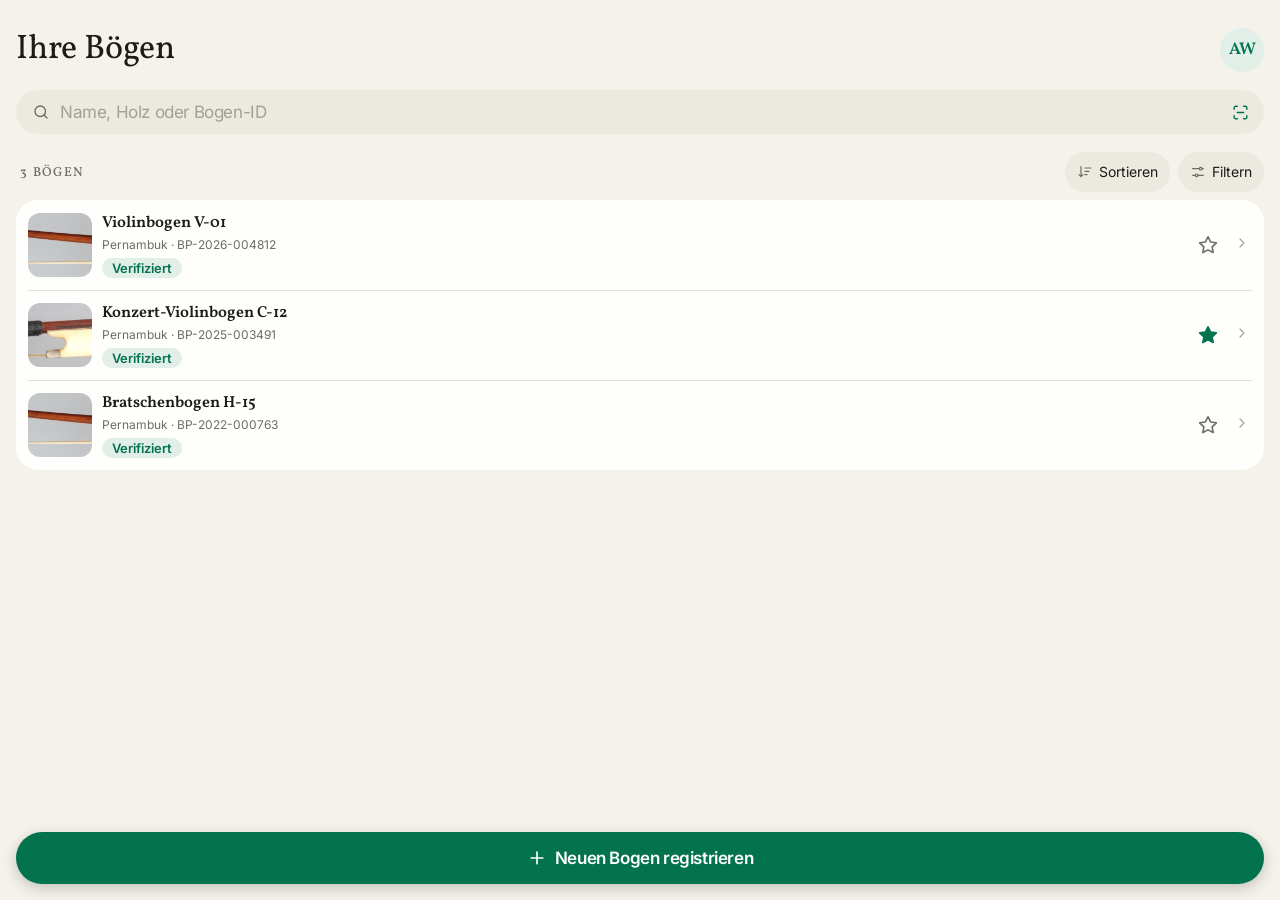
<file: index.html>
<!doctype html>
<html lang="de">
  <head>
    <meta charset="utf-8" />
    <meta
      name="viewport"
      content="width=device-width, initial-scale=1, viewport-fit=cover"
    />
    <meta name="theme-color" content="#f4f2eb" />
    <title>BogenPass</title>
    <link rel="stylesheet" href="./fonts.css" />
    <link rel="stylesheet" href="./style.css" />
    <!-- Die Skripte werden auch über file:// in dieser Reihenfolge ausgeführt. -->
    <script defer src="./data.js"></script>
    <script defer src="./components.js"></script>
    <script defer src="./bow-list.js"></script>
    <script defer src="./onboarding.js"></script>
    <script defer src="./passes.js"></script>
    <script defer src="./profile.js"></script>
    <script defer src="./control.js"></script>
    <script defer src="./workshop.js"></script>
    <script defer src="./overlays.js"></script>
    <script defer src="./app.js"></script>
  </head>
  <body>
    <main id="view"></main>
    <div id="ov"></div>
    <div id="toast" class="toast" role="status"></div>
  </body>
</html>
</file>
<file: fonts.css>
@font-face {
  font-family: "Inter";
  font-style: normal;
  font-weight: 400;
  font-display: swap;
  src: url("./assets/fonts/inter.woff2") format("woff2");
  unicode-range:
    U+0000-00FF, U+0131, U+0152-0153, U+02BB-02BC, U+02C6, U+02DA, U+02DC,
    U+0304, U+0308, U+0329, U+2000-206F, U+20AC, U+2122, U+2191, U+2193, U+2212,
    U+2215, U+FEFF, U+FFFD;
}

@font-face {
  font-family: "Inter";
  font-style: normal;
  font-weight: 600;
  font-display: swap;
  src: url("./assets/fonts/inter.woff2") format("woff2");
  unicode-range:
    U+0000-00FF, U+0131, U+0152-0153, U+02BB-02BC, U+02C6, U+02DA, U+02DC,
    U+0304, U+0308, U+0329, U+2000-206F, U+20AC, U+2122, U+2191, U+2193, U+2212,
    U+2215, U+FEFF, U+FFFD;
}

@font-face {
  font-family: "Vollkorn";
  font-style: italic;
  font-weight: 400;
  font-display: swap;
  src: url("./assets/fonts/vollkorn-italic.woff2") format("woff2");
  unicode-range:
    U+0000-00FF, U+0131, U+0152-0153, U+02BB-02BC, U+02C6, U+02DA, U+02DC,
    U+0304, U+0308, U+0329, U+2000-206F, U+20AC, U+2122, U+2191, U+2193, U+2212,
    U+2215, U+FEFF, U+FFFD;
}

@font-face {
  font-family: "Vollkorn";
  font-style: normal;
  font-weight: 400;
  font-display: swap;
  src: url("./assets/fonts/vollkorn.woff2") format("woff2");
  unicode-range:
    U+0000-00FF, U+0131, U+0152-0153, U+02BB-02BC, U+02C6, U+02DA, U+02DC,
    U+0304, U+0308, U+0329, U+2000-206F, U+20AC, U+2122, U+2191, U+2193, U+2212,
    U+2215, U+FEFF, U+FFFD;
}

@font-face {
  font-family: "Vollkorn";
  font-style: normal;
  font-weight: 500;
  font-display: swap;
  src: url("./assets/fonts/vollkorn.woff2") format("woff2");
  unicode-range:
    U+0000-00FF, U+0131, U+0152-0153, U+02BB-02BC, U+02C6, U+02DA, U+02DC,
    U+0304, U+0308, U+0329, U+2000-206F, U+20AC, U+2122, U+2191, U+2193, U+2212,
    U+2215, U+FEFF, U+FFFD;
}

@font-face {
  font-family: "Vollkorn";
  font-style: normal;
  font-weight: 600;
  font-display: swap;
  src: url("./assets/fonts/vollkorn.woff2") format("woff2");
  unicode-range:
    U+0000-00FF, U+0131, U+0152-0153, U+02BB-02BC, U+02C6, U+02DA, U+02DC,
    U+0304, U+0308, U+0329, U+2000-206F, U+20AC, U+2122, U+2191, U+2193, U+2212,
    U+2215, U+FEFF, U+FFFD;
}
</file>
<file: style.css>
:root {
  color-scheme: light;
  --surface: #fefefc;
  --grouped: #f4f2eb;
  --t1: #1b1b17;
  --t2: #6e6c63;
  --t3: #a3a097;
  --sep: #e3e0d6;
  --acc: #03734d;
  --tint: #e2eee8;
  --quiet: #ece9e0;
  --danger: #b3402e;
  --dtint: #f6e6e1;
  --warn: #8a5a00;
  --wtint: #f3e9d2;
  --plate: #c9cacb;
  --r: 22px;
  --serif: "Vollkorn", Georgia, serif;
  --sans: "Inter", system-ui, -apple-system, sans-serif;
}
* {
  box-sizing: border-box;
  min-width: 0;
  -webkit-tap-highlight-color: transparent;
}
html,
body {
  height: 100%;
}
body {
  margin: 0;
  background: var(--grouped);
  color: var(--t1);
  font: 400 17px/22px var(--sans);
  letter-spacing: -0.4px;
  overflow: hidden;
}
button {
  font: inherit;
  color: inherit;
  cursor: pointer;
}
:focus-visible {
  outline: 2px solid var(--acc);
  outline-offset: 2px;
}
#view,
#ov {
  position: absolute;
  inset: 0;
}
#ov:empty {
  display: none;
}
#ov {
  z-index: 60;
}
.scr {
  position: absolute;
  inset: 0;
  overflow-y: auto;
  overflow-x: hidden;
  background: var(--grouped);
  scrollbar-width: none;
}
.scr::-webkit-scrollbar {
  display: none;
}
.scr.white {
  background: var(--surface);
}
.scr.dark {
  background: #141410;
}
.enter {
  animation: slin 0.3s cubic-bezier(0.2, 0.8, 0.2, 1);
}
.back {
  animation: slback 0.3s cubic-bezier(0.2, 0.8, 0.2, 1);
}
@keyframes slin {
  from {
    transform: translateX(36px);
    opacity: 0;
  }
}
@keyframes slback {
  from {
    transform: translateX(-36px);
    opacity: 0;
  }
}
@keyframes up {
  from {
    transform: translateY(100%);
  }
}
@keyframes fade {
  from {
    opacity: 0;
  }
}
@keyframes pop {
  from {
    transform: scale(0.9);
    opacity: 0;
  }
}
@keyframes sweep {
  0% {
    top: 14%;
  }
  50% {
    top: 82%;
  }
  100% {
    top: 14%;
  }
}
@media (prefers-reduced-motion: reduce) {
  * {
    animation: none !important;
    transition: none !important;
  }
}
.content {
  padding: 8px 16px 56px;
  display: flex;
  flex-direction: column;
  gap: 22px;
}
.nav {
  position: absolute;
  top: var(--safe-top);
  left: 0;
  right: 0;
  height: 56px;
  display: flex;
  align-items: center;
  justify-content: space-between;
  padding: 0 16px;
  z-index: 5;
}
.nav.flow {
  position: relative;
  top: auto;
  margin-top: var(--safe-top);
}
.circ {
  width: 44px;
  height: 44px;
  border-radius: 999px;
  background: var(--surface);
  border: 1px solid var(--sep);
  box-shadow: 0 4px 8px rgba(28, 26, 15, 0.08);
  display: grid;
  place-items: center;
  color: var(--t1);
  padding: 0;
  flex: none;
}
.circ.go {
  background: var(--acc);
  border-color: var(--acc);
  color: #fff;
}
.navt {
  font: 600 17px/22px var(--sans);
  letter-spacing: -0.4px;
}
.eyebrow {
  font: 500 13px/16px var(--serif);
  letter-spacing: 1.3px;
  text-transform: uppercase;
  color: var(--acc);
}
.eyebrow.d {
  color: var(--danger);
}
.eyebrow.w {
  color: var(--warn);
}
.lt {
  font: 400 34px/40px var(--serif);
  letter-spacing: -0.2px;
  margin: 0;
}
.ti {
  font: 400 26px/32px var(--serif);
  letter-spacing: -0.1px;
  margin: 0;
}
.t3 {
  font: 400 21px/26px var(--serif);
}
.hl {
  font: 600 17px/22px var(--serif);
}
.callout {
  font: 400 16px/21px var(--sans);
  letter-spacing: -0.05px;
  color: var(--t2);
  margin: 0;
}
.fn {
  font: 400 13px/18px var(--sans);
  letter-spacing: 0;
  color: var(--t2);
}
.sh {
  font: 500 13px/16px var(--serif);
  letter-spacing: 1.3px;
  text-transform: uppercase;
  color: var(--t2);
  padding: 4px 16px 2px;
}
.center {
  text-align: center;
  display: flex;
  flex-direction: column;
  align-items: center;
  gap: 10px;
}
.group {
  display: flex;
  flex-direction: column;
  gap: 8px;
}
.card {
  background: var(--surface);
  border-radius: var(--r);
  overflow: hidden;
  display: flex;
  flex-direction: column;
}
.card.bd {
  border: 1px solid var(--sep);
}
.field {
  position: relative;
  display: flex;
  flex-direction: column;
  justify-content: center;
  gap: 2px;
  min-height: 60px;
  padding: 10px 16px;
}
.field:not(:last-child)::after,
.row:not(:last-child)::after,
.bowrow:not(:last-child)::after {
  content: "";
  position: absolute;
  left: 16px;
  right: 0;
  bottom: 0;
  height: 1px;
  background: var(--sep);
}
.field label {
  font: 400 12px/16px var(--sans);
  letter-spacing: 0;
  color: var(--t2);
}
.field input,
.field textarea,
.field select {
  border: 0;
  background: none;
  padding: 0;
  font: 400 17px/22px var(--sans);
  letter-spacing: -0.4px;
  color: var(--t1);
  outline: none;
  width: 100%;
  resize: none;
  appearance: none;
}
.field input::placeholder,
.field textarea::placeholder {
  color: var(--t3);
}
.field:focus-within label {
  color: var(--acc);
}
.field.err label {
  color: var(--danger);
}
.errmsg {
  color: var(--danger);
  font: 400 13px/18px var(--sans);
  letter-spacing: 0;
  padding: 0 16px;
  margin-top: -12px;
}
.btn {
  min-height: 52px;
  border-radius: 999px;
  border: 0;
  width: 100%;
  display: flex;
  align-items: center;
  justify-content: center;
  gap: 8px;
  font: 600 17px/22px var(--sans);
  letter-spacing: -0.4px;
  padding: 0 24px;
  flex: none;
}
.btn.pri {
  background: var(--acc);
  color: var(--surface);
}
.btn.sec {
  background: var(--surface);
  border: 1px solid var(--sep);
  box-shadow: 0 2px 5px rgba(26, 23, 13, 0.06);
  color: var(--t1);
}
.btn.dan {
  background: var(--dtint);
  color: var(--danger);
}
.btn.lnk {
  background: none;
  color: var(--acc);
  min-height: 44px;
}
.btn:active,
.row:active,
.bowrow:active,
.role:active {
  opacity: 0.75;
}
.stack {
  display: flex;
  flex-direction: column;
  gap: 12px;
}
.link {
  border: 0;
  background: none;
  padding: 0;
  color: var(--acc);
  font: 400 15px/20px var(--sans);
  letter-spacing: -0.2px;
  min-height: 32px;
}
.row {
  position: relative;
  display: flex;
  align-items: center;
  gap: 14px;
  min-height: 52px;
  padding: 0 14px 0 16px;
  width: 100%;
  background: none;
  border: 0;
  text-align: left;
  color: var(--t1);
}
.row:not(:last-child)::after {
  left: 52px;
}
.row .lbl {
  flex: 1;
  font: 400 17px/22px var(--sans);
  letter-spacing: -0.4px;
}
.row .val {
  font: 400 17px/22px var(--sans);
  letter-spacing: -0.4px;
  color: var(--t2);
  white-space: nowrap;
  overflow: hidden;
  text-overflow: ellipsis;
  max-width: 60%;
}
.row.red {
  color: var(--danger);
}
.chev {
  color: var(--t3);
  flex: none;
}
.badge {
  display: inline-flex;
  padding: 3px 10px;
  border-radius: 999px;
  font: 600 13px/18px var(--sans);
  letter-spacing: 0;
  background: var(--tint);
  color: var(--acc);
  white-space: nowrap;
  flex: none;
}
.badge.d {
  background: var(--dtint);
  color: var(--danger);
}
.badge.q {
  background: var(--quiet);
  color: var(--t2);
}
.badge.w {
  background: var(--wtint);
  color: var(--warn);
}
.tile {
  width: 44px;
  height: 44px;
  border-radius: 12px;
  display: grid;
  place-items: center;
  background: var(--quiet);
  flex: none;
  color: var(--t1);
}
.tile.a {
  background: var(--tint);
  color: var(--acc);
}
.tile.d {
  background: var(--dtint);
  color: var(--danger);
}
.tile.w {
  background: var(--wtint);
  color: var(--warn);
}
.tile.big {
  width: 64px;
  height: 64px;
  border-radius: 999px;
}
.avatar {
  width: 44px;
  height: 44px;
  border-radius: 999px;
  background: var(--tint);
  color: var(--acc);
  display: grid;
  place-items: center;
  font: 600 17px/22px var(--serif);
  border: 0;
  flex: none;
  padding: 0;
}
.bowrow {
  position: relative;
  display: flex;
  align-items: center;
  gap: 14px;
  padding: 10px 14px 10px 12px;
  width: 100%;
  background: none;
  border: 0;
  text-align: left;
  color: var(--t1);
}
.bowrow:not(:last-child)::after {
  left: 90px;
}
.thumb {
  width: 64px;
  height: 44px;
  border-radius: 10px;
  background: var(--plate) center/cover no-repeat;
  flex: none;
}
.bowrow .tx {
  flex: 1;
  display: flex;
  flex-direction: column;
  gap: 2px;
  overflow: hidden;
}
.bowrow .nm {
  font: 600 17px/22px var(--serif);
  letter-spacing: 0;
  white-space: nowrap;
  overflow: hidden;
  text-overflow: ellipsis;
}
.bowrow .fn {
  white-space: nowrap;
  overflow: hidden;
  text-overflow: ellipsis;
}
.kv {
  display: flex;
  justify-content: space-between;
  gap: 12px;
  padding: 13px 16px;
  font: 400 15px/20px var(--sans);
  letter-spacing: -0.2px;
  position: relative;
}
.kv span:first-child {
  color: var(--t2);
}
.kv span:last-child {
  text-align: right;
}
.kv.ln:not(:last-child)::after {
  content: "";
  position: absolute;
  left: 0;
  right: 0;
  bottom: 0;
  height: 1px;
  background: var(--sep);
}
.cites {
  background: var(--tint);
  display: flex;
  gap: 10px;
  align-items: center;
  padding: 12px 16px 14px;
  color: var(--acc);
  font: italic 400 15px/20px var(--serif);
  letter-spacing: 0;
}
.info {
  border-radius: 18px;
  padding: 12px 16px;
  display: flex;
  gap: 12px;
  align-items: center;
  font: 400 13px/18px var(--sans);
  letter-spacing: 0;
  background: var(--tint);
  color: var(--acc);
}
.info.d {
  background: var(--dtint);
  color: var(--danger);
}
.info.w {
  background: var(--wtint);
  color: var(--warn);
}
.photos {
  display: flex;
  flex-direction: column;
  gap: 12px;
  padding: 16px 16px 14px;
  border: 0;
  background: none;
  width: 100%;
}
.photo {
  height: 110px;
  border-radius: 12px 12px 0 0;
  background: var(--plate) left center/cover no-repeat;
}
.photo.f {
  border-radius: 0 0 12px 12px;
  background-position: center;
}
.tl {
  padding: 8px 0;
}
.ev {
  display: flex;
  gap: 14px;
  padding: 0 16px;
}
.rail {
  display: flex;
  flex-direction: column;
  align-items: center;
}
.dot {
  width: 32px;
  height: 32px;
  border-radius: 999px;
  background: var(--tint);
  color: var(--acc);
  display: grid;
  place-items: center;
  flex: none;
}
.dot.on {
  background: var(--acc);
  color: #fff;
}
.line {
  flex: 1;
  width: 1.5px;
  background: var(--sep);
}
.ev:last-child .line {
  background: transparent;
}
.evt {
  padding: 4px 0 14px;
  flex: 1;
  display: flex;
  flex-direction: column;
  gap: 1px;
}
.evt .cap {
  font: 400 12px/16px var(--sans);
  letter-spacing: 0;
  color: var(--t2);
}
/* Kontrollansicht des Bogenpasses */
.control-pass {
  position: relative;
  display: flex;
  flex-direction: column;
  min-height: 100%;
}
.control-pass-photos {
  padding: 18px 17px 14px;
  gap: 13px;
}
.control-pass-photos .photo {
  height: 120px;
  border-radius: 13px 13px 0 0;
}
.control-pass-photos .photo.f {
  border-radius: 0 0 13px 13px;
}
.pass-qr {
  border: 0;
  background: none;
  padding: 22px 0 10px;
  display: grid;
  place-items: center;
}
.control-pass-details {
  position: relative;
  padding: 0 17px;
}
.control-pass-footer {
  margin-top: auto;
  padding-top: 24px;
}
.control-pass-footer .cites {
  padding: 28px 33px 40px;
  align-items: flex-start;
}

/* overlays */
.scrim {
  position: absolute;
  inset: 0;
  background: rgba(20, 20, 16, 0.38);
  animation: fade 0.2s;
}
.scrim.clear {
  background: transparent;
}
.sheet {
  position: absolute;
  left: 0;
  right: 0;
  bottom: 0;
  background: var(--grouped);
  border-radius: 30px 30px 0 0;
  padding: 10px 16px 44px;
  animation: up 0.32s cubic-bezier(0.2, 0.8, 0.2, 1);
  max-height: 90%;
  overflow-y: auto;
  display: flex;
  flex-direction: column;
  gap: 18px;
}
.still .sheet,
.still .menu {
  animation: none;
}
.grab {
  width: 36px;
  height: 5px;
  border-radius: 3px;
  background: #c4c1b6;
  margin: 0 auto;
}
.shead {
  display: flex;
  align-items: center;
  justify-content: space-between;
  gap: 12px;
}
.menu {
  position: absolute;
  top: calc(var(--safe-top) + 48px);
  right: 16px;
  width: min(290px, calc(100% - 32px));
  background: rgba(254, 254, 252, 0.86);
  backdrop-filter: blur(14px);
  -webkit-backdrop-filter: blur(14px);
  border-radius: 22px;
  box-shadow: 0 4px 50px rgba(0, 0, 0, 0.25);
  overflow: hidden;
  animation: pop 0.18s ease-out;
  transform-origin: top right;
  display: flex;
  flex-direction: column;
}
.toast {
  position: absolute;
  left: 16px;
  right: 16px;
  bottom: 44px;
  background: #1b1b17;
  color: #fefefc;
  border-radius: 18px;
  padding: 13px 16px;
  font: 600 15px/20px var(--sans);
  letter-spacing: -0.2px;
  display: flex;
  gap: 10px;
  align-items: center;
  z-index: 95;
  transition:
    transform 0.3s,
    opacity 0.3s;
  transform: translateY(20px);
  opacity: 0;
  pointer-events: none;
}
.toast.show {
  transform: none;
  opacity: 1;
}
/* role & upload */
.role {
  display: flex;
  gap: 14px;
  align-items: center;
  padding: 14px 16px 14px 14px;
  background: var(--surface);
  border-radius: var(--r);
  border: 1.5px solid transparent;
  width: 100%;
  text-align: left;
  color: var(--t1);
}
.role.on {
  border-color: var(--acc);
}
.role.on .tile {
  background: var(--tint);
  color: var(--acc);
}
.role .tx {
  flex: 1;
  display: flex;
  flex-direction: column;
  gap: 2px;
}
.radio {
  width: 24px;
  height: 24px;
  border-radius: 999px;
  border: 1.5px solid var(--t3);
  flex: none;
  display: grid;
  place-items: center;
  color: #fff;
}
.role.on .radio {
  background: var(--acc);
  border-color: var(--acc);
}
.upload {
  border: 1.2px dashed var(--t3);
  border-radius: var(--r);
  display: flex;
  gap: 14px;
  align-items: center;
  padding: 16px 16px 16px 14px;
  background: var(--grouped);
  width: 100%;
  text-align: left;
  color: var(--t1);
}
.upload.done {
  border-style: solid;
  border-color: var(--sep);
  background: var(--surface);
}
.upload.err {
  border-color: var(--danger);
}
.upload .tx {
  flex: 1;
  display: flex;
  flex-direction: column;
  gap: 2px;
}
.prog {
  display: flex;
  gap: 6px;
}
.prog i {
  flex: 1;
  height: 4px;
  border-radius: 2px;
  background: var(--sep);
}
.prog i.on {
  background: var(--acc);
}
/* welcome */
.wtop {
  position: relative;
  height: 300px;
  flex: none;
  background:
    repeating-radial-gradient(
      circle at 96% 2%,
      transparent 0 26px,
      rgba(255, 255, 255, 0.08) 26px 27px
    ),
    var(--acc);
}
.wtop .eyebrow {
  position: absolute;
  top: calc(var(--safe-top) + 46px);
  left: 24px;
  color: rgba(255, 255, 255, 0.85);
  font-weight: 400;
}
.wcard {
  position: absolute;
  top: calc(var(--safe-top) + 82px);
  left: 24px;
  right: 24px;
  background: var(--surface);
  border-radius: 22px;
  padding: 16px 18px 14px;
  box-shadow: 0 14px 40px rgba(20, 30, 20, 0.18);
}
.wcard .top {
  display: flex;
  justify-content: space-between;
  align-items: baseline;
}
.wcard .bp {
  font: 400 13px/16px var(--serif);
  letter-spacing: 1.3px;
  color: var(--t2);
}
.wcard .id {
  font: 600 13px/16px var(--sans);
  letter-spacing: 0;
}
.wcard .mid {
  display: flex;
  gap: 14px;
  margin: 10px 0 12px;
}
.wcard .pic {
  width: 104px;
  height: 104px;
  border-radius: 12px;
  background: var(--plate) 0 50%/260% auto no-repeat;
  flex: none;
}
.wcard .k {
  font: 400 13px/16px var(--sans);
  letter-spacing: 0;
  color: var(--t3);
  margin-top: 2px;
}
.wcard .v {
  font: 400 17px/22px var(--sans);
  margin-bottom: 6px;
}
.wcard .ok {
  display: flex;
  gap: 6px;
  align-items: center;
  border-top: 1px solid var(--sep);
  padding-top: 10px;
  font: 600 13px/18px var(--sans);
  letter-spacing: 0;
  color: var(--acc);
}
.mrz {
  font:
    400 10.5px/15px ui-monospace,
    Menlo,
    monospace;
  letter-spacing: 0.6px;
  color: var(--t2);
  margin-top: 8px;
  white-space: nowrap;
  overflow: hidden;
}
.stamp {
  position: absolute;
  right: -8px;
  bottom: -16px;
  width: 104px;
  height: 104px;
  transform: rotate(-14deg);
  color: #2d7d5a;
  opacity: 0.85;
}
.wbody {
  padding: 104px 24px 0;
  display: flex;
  flex-direction: column;
  gap: 12px;
}
.wbody h1 {
  font: 400 30px/36px var(--serif);
  margin: 0;
}
.wact {
  margin-top: auto;
  padding: 28px 24px calc(24px + env(safe-area-inset-bottom));
  display: flex;
  flex-direction: column;
  gap: 12px;
}
/* Grenzkontrolle */
.hero {
  display: flex;
  gap: 16px;
  align-items: center;
  background: var(--acc);
  color: #fff;
  border-radius: var(--r);
  padding: 22px 18px 22px 20px;
  border: 0;
  text-align: left;
  box-shadow: 0 12px 26px rgba(3, 115, 77, 0.25);
  width: 100%;
}
.hero .ic {
  width: 56px;
  height: 56px;
  border-radius: 999px;
  background: #fff;
  color: var(--acc);
  display: grid;
  place-items: center;
  flex: none;
}
.hero .tx {
  flex: 1;
  display: flex;
  flex-direction: column;
  gap: 4px;
}
.hero .t3 {
  color: #fff;
}
.hero .fn {
  color: rgba(255, 255, 255, 0.85);
}
.stats {
  display: grid;
  grid-template-columns: 1fr 1fr;
  gap: 12px;
}
.stat {
  background: var(--surface);
  border-radius: var(--r);
  padding: 18px 16px;
  display: flex;
  flex-direction: column;
  gap: 6px;
}
.stat .tile {
  width: 32px;
  height: 32px;
  border-radius: 999px;
}
.stat .big {
  font: 500 30px/36px var(--serif);
  margin-top: 6px;
}
.cam .ttl {
  color: #fff;
}
.camframe {
  position: absolute;
  left: 37px;
  right: 37px;
  top: clamp(90px, 24%, 210px);
  height: clamp(120px, 26%, 210px);
  border-radius: 22px;
  background: #ededed url(./assets/scan.jpg) center/cover;
}
.cam-guide {
  position: absolute;
  left: 37px;
  right: 37px;
  top: clamp(90px, 24%, 210px);
  max-width: 58dvh;
  margin-inline: auto;
}
.cam-guide .camframe {
  position: relative;
  inset: auto;
  height: auto;
  aspect-ratio: 8 / 5;
  background: none;
}
.cam-preview {
  display: block;
  width: 100%;
  height: 100%;
  border-radius: inherit;
  overflow: hidden;
}
.cam-mask {
  fill: #141410;
  opacity: 0.38;
}
.cam-aligned {
  stroke: #7af1ae;
  stroke-width: 2;
  stroke-linejoin: round;
}
.corner {
  position: absolute;
  width: 44px;
  height: 44px;
  border: 4px solid #fff;
}
.c1 {
  left: -9px;
  top: -9px;
  border-right: 0;
  border-bottom: 0;
  border-radius: 24px 0 0 0;
}
.c2 {
  right: -9px;
  top: -9px;
  border-left: 0;
  border-bottom: 0;
  border-radius: 0 24px 0 0;
}
.c3 {
  left: -9px;
  bottom: -9px;
  border-right: 0;
  border-top: 0;
  border-radius: 0 0 0 24px;
}
.c4 {
  right: -9px;
  bottom: -9px;
  border-left: 0;
  border-top: 0;
  border-radius: 0 0 24px 0;
}
.sweep {
  position: absolute;
  left: -8px;
  right: -8px;
  height: 2px;
  background: #fff;
  box-shadow: 0 0 12px #fff;
  animation: sweep 2.2s ease-in-out infinite;
}
.camhint {
  margin: 34px -21px 0;
  text-align: center;
  color: #fff;
  font: 400 15px/20px var(--sans);
}
.camhint .fn {
  display: block;
  color: #aaa79f;
  margin-top: 6px;
}
.busy {
  display: inline-flex;
  gap: 8px;
  align-items: center;
  background: #3a3a36;
  color: #fff;
  border-radius: 999px;
  padding: 9px 16px;
  font: 400 15px/20px var(--sans);
}
.shutter {
  position: absolute;
  left: 50%;
  bottom: calc(28px + env(safe-area-inset-bottom));
  margin-left: -39px;
  width: 78px;
  height: 78px;
  border-radius: 999px;
  border: 4px solid #fff;
  background: none;
  padding: 5px;
}
.shutter i {
  display: block;
  width: 100%;
  height: 100%;
  border-radius: 999px;
  background: #fff;
}
.idpill {
  position: absolute;
  right: 20px;
  bottom: calc(48px + env(safe-area-inset-bottom));
  height: 38px;
  border-radius: 999px;
  border: 1.5px solid #fff;
  background: none;
  color: #fff;
  display: flex;
  gap: 6px;
  align-items: center;
  padding: 0 14px;
  font: 600 14px/18px var(--sans);
}
.shutter:disabled,
.idpill:disabled {
  opacity: 0.35;
  pointer-events: none;
}
.ressheet {
  position: absolute;
  left: 0;
  right: 0;
  top: min(230px, 30%);
  bottom: 0;
  background: var(--grouped);
  border-radius: 30px 30px 0 0;
  overflow-y: auto;
  overscroll-behavior-y: contain;
  padding: 10px 16px calc(24px + env(safe-area-inset-bottom));
  display: flex;
  flex-direction: column;
  gap: 16px;
  animation: up 0.4s cubic-bezier(0.2, 0.8, 0.2, 1);
}
.ressheet > * {
  flex-shrink: 0;
}
/* Bogenlisten und Auswahlfelder */
.search {
  display: flex;
  align-items: center;
  gap: 8px;
  height: 44px;
  background: var(--quiet);
  border-radius: 999px;
  padding: 0 2px 0 16px;
  color: var(--t2);
}
.search input {
  flex: 1;
  border: 0;
  background: none;
  outline: none;
  font: 400 17px/22px var(--sans);
  letter-spacing: -0.4px;
  color: var(--t1);
}
.search input::placeholder {
  color: var(--t3);
}
.search-camera {
  display: grid;
  place-items: center;
  flex: none;
  width: 44px;
  height: 44px;
  padding: 0;
  border: 0;
  border-radius: 50%;
  color: var(--acc);
  background: none;
}
.search-camera:focus-visible {
  outline-offset: -3px;
}
.seg {
  display: flex;
  background: var(--quiet);
  border-radius: 999px;
  padding: 3px;
}
.seg button {
  flex: 1;
  min-height: 36px;
  border-radius: 999px;
  border: 0;
  background: none;
  font: 400 14px/18px var(--sans);
  color: var(--t1);
}
.seg button.on {
  background: var(--surface);
  font-weight: 600;
  box-shadow: 0 1px 4px rgba(0, 0, 0, 0.08);
}
.bow-list {
  gap: 18px;
  padding-bottom: calc(88px + env(safe-area-inset-bottom));
}
.bow-list-footer {
  position: fixed;
  z-index: 2;
  inset: auto 0 0;
  padding: 10px 16px calc(16px + env(safe-area-inset-bottom));
  pointer-events: none;
}
.bow-list-footer .btn {
  pointer-events: auto;
  box-shadow: 0 4px 14px rgb(27 27 23 / 22%);
}
.bow-list-heading,
.bow-list-toolbar,
.bow-wood-options {
  display: flex;
  align-items: center;
  gap: 8px;
}
.bow-list-heading {
  justify-content: space-between;
}
.bow-list-toolbar .sh {
  margin-right: auto;
  padding-inline: 4px 0;
}
.bow-list-toolbar {
  flex-wrap: wrap;
}
.list-pill {
  display: inline-flex;
  align-items: center;
  justify-content: center;
  gap: 6px;
  min-height: 40px;
  padding: 0 12px;
  border: 0;
  border-radius: 999px;
  color: var(--t1);
  background: var(--quiet);
  font: 400 14px/18px var(--sans);
  white-space: nowrap;
}
.list-pill svg {
  flex: none;
  color: var(--t2);
}
.list-pill.on,
.list-pill.on svg {
  color: var(--acc);
  background: var(--tint);
}
.bow-list-item {
  position: relative;
}
.bow-list-item + .bow-list-item::before {
  content: "";
  position: absolute;
  inset: 0 12px auto;
  border-top: 1px solid var(--sep);
}
.bow-list-item .bowrow {
  gap: 10px;
  padding-block: 12px;
  min-height: 86px;
}
.bow-list-item .bowrow::after {
  display: none;
}
.bow-list-item .bowrow:focus-visible,
.bow-favorite:focus-visible {
  outline-offset: -3px;
}
.bow-list-item .thumb {
  width: clamp(52px, 15.5vw, 64px);
  height: clamp(52px, 15.5vw, 64px);
  border-radius: 12px;
}
.bow-list-item .tx {
  align-items: flex-start;
  padding-right: 32px;
}
.bow-list-item .nm {
  max-width: 100%;
  font-size: 16px;
}
.bow-list-item .fn {
  font-size: 12px;
  white-space: normal;
  overflow-wrap: anywhere;
}
.bow-list-item .badge {
  margin-top: 2px;
  padding-block: 1px;
}
.bow-favorite {
  display: grid;
  place-items: center;
  position: absolute;
  top: 50%;
  right: 34px;
  transform: translateY(-50%);
  width: 44px;
  height: 44px;
  padding: 0;
  border: 0;
  border-radius: 50%;
  color: var(--t2);
  background: transparent;
}
.bow-favorite[aria-pressed="true"] {
  color: var(--acc);
}
.bow-favorite[aria-pressed="true"] svg {
  fill: currentColor;
}
.bow-empty {
  margin: 0;
  padding: 24px;
  text-align: center;
}

/* Sortier- und Filterdialoge */
.bow-list-sheet {
  position: fixed;
  inset: auto 0 0;
  width: 100%;
  max-width: none;
  margin: 0;
  padding-bottom: max(14px, env(safe-area-inset-bottom));
  border: 0;
  gap: 14px;
  color: var(--t1);
}
.bow-list-sheet:not([open]) {
  display: none;
}
.bow-list-sheet::backdrop {
  background: rgba(20, 20, 16, 0.3);
}
.bow-list-field {
  margin: 0;
  padding: 0;
  border: 0;
}
.bow-list-field legend {
  margin-bottom: 6px;
  padding-inline: 4px;
}
.bow-list-field .card {
  border: 1px solid var(--sep);
}
.bow-sort-option {
  min-height: 44px;
}
.bow-sort-option:focus-visible {
  outline-offset: -3px;
}
.bow-sort-option:not(:last-child)::after {
  left: 16px;
}
.bow-sort-option::before {
  content: "";
  order: 1;
  width: 19px;
  height: 19px;
  flex: none;
  border: 1.5px solid var(--t3);
  border-radius: 50%;
}
.bow-sort-option[aria-pressed="true"]::before {
  border-color: var(--acc);
  background: radial-gradient(circle, var(--acc) 50%, transparent 54%);
}
.bow-filter-form {
  gap: 14px;
}
.bow-choice {
  position: relative;
  cursor: pointer;
}
.bow-choice input {
  position: absolute;
  opacity: 0;
  inset: 0;
  margin: 0;
  cursor: pointer;
}
.bow-choice:has(input:focus-visible) {
  outline: 2px solid var(--acc);
  outline-offset: 2px;
}
.bow-verification .bow-choice {
  display: grid;
  place-items: center;
  flex: 1;
  min-height: 36px;
  border-radius: 999px;
  font: 400 14px/18px var(--sans);
}
.bow-verification .bow-choice:has(input:checked) {
  background: var(--surface);
  font-weight: 600;
  box-shadow: 0 1px 4px rgba(0, 0, 0, 0.08);
}
.bow-favorite-filter {
  min-height: 44px;
  cursor: pointer;
}
.bow-favorite-filter svg {
  color: var(--t2);
}
.bow-switch {
  appearance: none;
  display: flex;
  align-items: center;
  width: 42px;
  height: 25px;
  padding: 2px;
  margin: 0;
  border-radius: 999px;
  background: var(--t3);
  cursor: pointer;
}
.bow-switch::before {
  content: "";
  width: 21px;
  height: 21px;
  border-radius: 50%;
  background: var(--surface);
}
.bow-switch:checked {
  background: var(--acc);
  justify-content: flex-end;
}
.bow-wood-options {
  flex-wrap: wrap;
}
.bow-wood-options .bow-choice:has(input:checked) {
  background: var(--tint);
  color: var(--acc);
  font-weight: 600;
}

/* Bogenbauer */
.newtop {
  height: 62px;
  background: #1b1b17;
}
.newsheet .nav.flow {
  margin-top: 0;
}
.photo {
  display: block;
}
button.card {
  width: 100%;
  font: inherit;
  letter-spacing: inherit;
}
.newsheet {
  background: var(--grouped);
  border-radius: 30px 30px 0 0;
  margin-top: -1px;
  min-height: calc(100% - 62px);
  padding: 10px 0 48px;
}
.pics {
  display: grid;
  grid-template-columns: 1fr 1fr;
  gap: 10px;
}
.pic {
  display: flex;
  flex-direction: column;
  gap: 6px;
  align-items: center;
  border: 0;
  background: none;
  padding: 0;
}
.pic .img {
  width: 100%;
  height: 88px;
  border-radius: 16px;
  background: var(--plate) left center/cover no-repeat;
}
.pic .img.empty {
  background: var(--surface);
  border: 1.2px dashed var(--t3);
  display: grid;
  place-items: center;
  color: var(--acc);
}
.pic .img.empty.err {
  border-color: var(--danger);
}
.pic span {
  font: 400 13px/18px var(--sans);
  letter-spacing: 0;
  display: flex;
  gap: 4px;
  align-items: center;
  color: var(--t1);
}
.pic .empty + span {
  color: var(--acc);
}
.seal {
  position: absolute;
  left: 50%;
  transform: translateX(-50%);
  top: 470px;
  width: 242px;
  height: 243px;
  color: #8d8b84;
  opacity: 0.55;
  pointer-events: none;
}
.doc {
  background: #fff;
  border-radius: 14px;
  border: 1px solid var(--sep);
  padding: 20px;
  display: flex;
  flex-direction: column;
  gap: 10px;
  box-shadow: 0 6px 18px rgba(0, 0, 0, 0.06);
}
.demoBox {
  border: 1.2px dashed var(--t3);
  border-radius: var(--r);
  padding: 14px 16px;
  display: flex;
  flex-direction: column;
  gap: 10px;
}
.two {
  display: grid;
  grid-template-columns: 1fr 1fr;
  gap: 10px;
}
.two .btn {
  min-height: 44px;
  font-size: 15px;
  padding: 0 12px;
}

:root {
  --safe-top: max(12px, env(safe-area-inset-top));
}
.welcome {
  display: flex;
  flex-direction: column;
}
.home {
  padding-top: calc(var(--safe-top) + 16px);
}
.has-nav {
  padding-top: calc(var(--safe-top) + 66px);
}
.settings-select {
  min-height: 44px;
}
.field select.settings-select {
  appearance: auto;
}
.field select.settings-select:focus-visible {
  outline: 2px solid var(--acc);
}
@media (max-width: 370px) {
  .search input {
    font-size: 14px;
  }
  .wcard .pic {
    width: 78px;
  }
  .idpill {
    right: 12px;
    padding-inline: 8px;
  }
  .shutter {
    left: 43%;
  }
}
</file>
